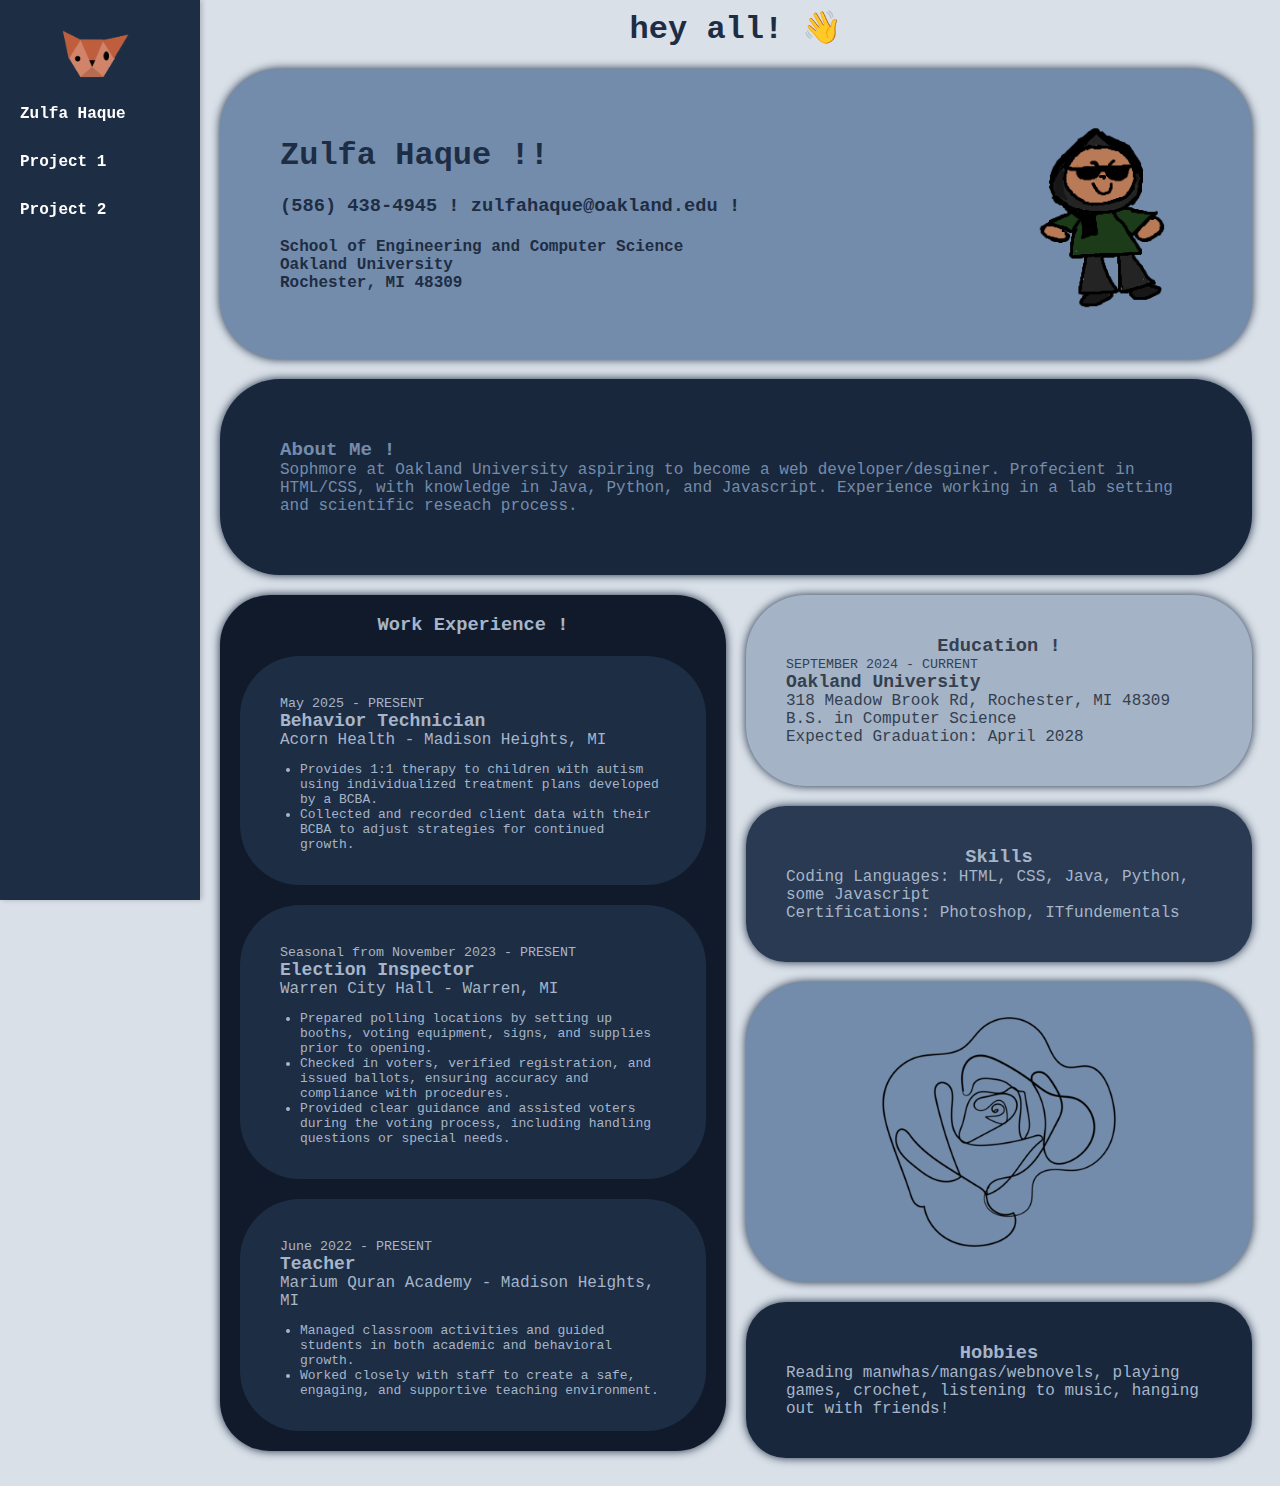
<file: index.html>
<html>
<head>
    <meta charset="UTF-8">
    <meta name="viewport" content="width=device-width, initial-scale=1.0">
    <link rel="stylesheet"  type="text/css" href="css.css" />
    <link rel="icon" type="image/x-icon" href="images/my_logo.png">
    <title>Zulfa Haque</title>
</head>
<!--width <900 change format?-->
<body>
    <header>
        <h1>hey all! 👋</h1>
    </header>
    <nav>
        <img src="images/my_logo.png" style="width: 130px; padding-left: 60px;">
        <a href="index.html">Zulfa Haque</a>
        <a href="project1.html">Project 1</a>
        <a href="project2.html">Project 2</a>
    </nav>
    <main>
        <div class="top">
            <div>
                <h1>Zulfa Haque !!</h1>
                <h3>(586) 438-4945 ! zulfahaque@oakland.edu !</h3>
                <h4>School of Engineering and Computer Science</br>
                    Oakland University</br>
                    Rochester, MI 48309</h4>
            </div>
            <img src="images/imgPlaceholder.png" style="width: 230px; float: right; padding: 01%; border-radius: 80px;">
        </div>

        <div id="aboutMe">
            <h3 style="margin: 0; font-size: larger;">About Me !</h3>
            <p>Sophmore at Oakland University aspiring to become a web developer/desginer. 
                Profecient in HTML/CSS, with knowledge in Java, Python, and Javascript.
                Experience working in a lab setting and scientific reseach process. 
            </p>
        </div>

        <div id="indexBody">
            <div id="indexWork">
                    <h3 style="text-align: center; color: #A6B5C9;">Work Experience !</h3>
                <div class="experience">
                    <p style="font-size: smaller;">May 2025 - PRESENT</p>
                    <p style="font-weight: bold; font-size: large;">Behavior Technician</p>
                    <p>Acorn Health - Madison Heights, MI</p>
                    <ul>
                        <li>Provides 1:1 therapy to children with autism using individualized treatment plans developed by a BCBA.</li>
                        <li>Collected and recorded client data with their BCBA to adjust strategies for continued growth.</li>
                    </ul>
                </div>
                <div class="experience">
                    <p style="font-size: smaller;">Seasonal from November 2023 - PRESENT</p>
                    <p style="font-weight: bold; font-size: large;">Election Inspector</p>
                    <p>Warren City Hall - Warren, MI</p>
                    <ul>
                        <li>Prepared polling locations by setting up booths, voting equipment, signs, and supplies prior to opening.</li>
                        <li>Checked in voters, verified registration, and issued ballots, ensuring accuracy and compliance with procedures.</li>
                        <li>Provided clear guidance and assisted voters during the voting process, including handling questions or special needs.</li>
                    </ul>
                </div>
                <div class="experience">
                    <p style="font-size: smaller;">June 2022 - PRESENT</p>
                    <p style="font-weight: bold; font-size: large;">Teacher</p>
                    <p>Marium Quran Academy - Madison Heights, MI</p>
                    <ul>
                        <li>Managed classroom activities and guided students in both academic and behavioral growth.</li>
                        <li>Worked closely with staff to create a safe, engaging, and supportive teaching environment.</li>
                    </ul>
                </div>
            </div>

            <div id="indexRight">
                <div id="education">
                    <h3 style="text-align: center; margin: 0;">Education !</h3>
                    <p style="font-size: smaller;">SEPTEMBER  2024 - CURRENT</p>
                    <p style="font-weight: bold; font-size: large;">Oakland University</p>
                    <p>318 Meadow Brook Rd, Rochester, MI 48309</p>
                    <p>B.S. in Computer Science</br>
                    Expected Graduation: April 2028</p>          
                </div>

                <div id="skills">
                    <h3 style="text-align: center; margin: 0;">Skills</h3>
                    <p>Coding Languages: HTML, CSS, Java, Python, some Javascript</p>
                    <p>Certifications: Photoshop, ITfundementals</p>
                </div>

                <div id="indexImg">
                    <img src="images/flower-drawing.png" style="height: 300px;">
                </div>

                <div id="hobbies">
                    <h3 style="text-align: center; margin: 0;">Hobbies</h3>
                    <p>Reading manwhas/mangas/webnovels, playing games, crochet, listening to music, hanging out with friends!</p>
                </div>
            </div>
        </div>
    </main>
</body>
</html>
</file>
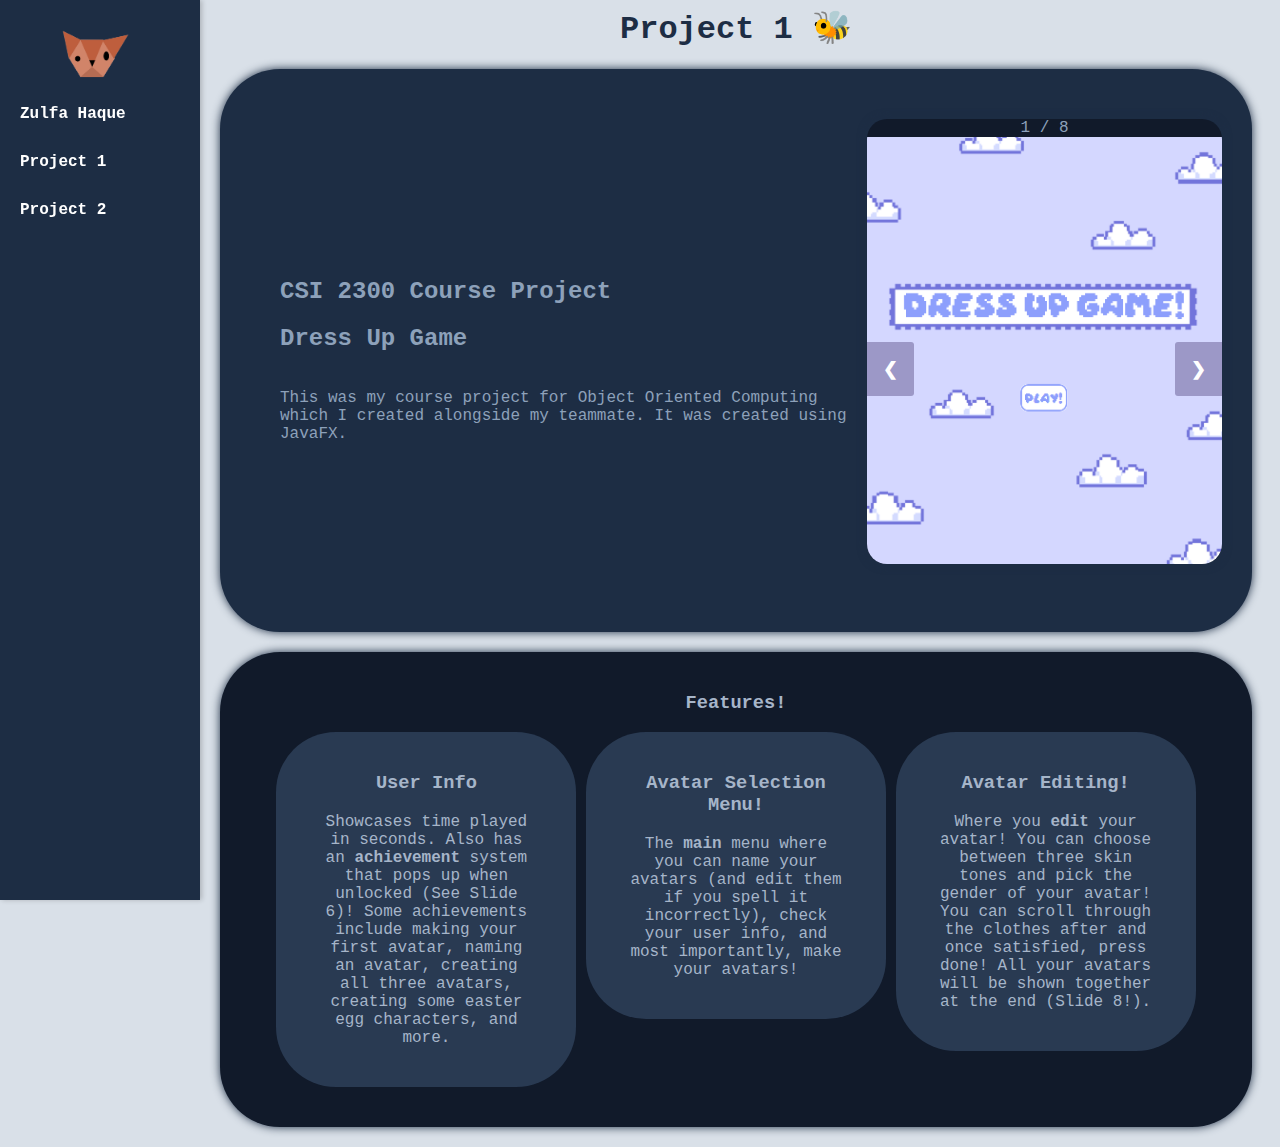
<file: project1.html>
<html>
    <head>
        <meta charset="UTF-8">
        <meta name="viewport" content="width=device-width, initial-scale=1.0">
        <link rel="stylesheet"  type="text/css" href="css.css" />
        <link rel="icon" type="image/x-icon" href="images/my_logo.png">
        <title>Project 1</title>
    </head>
    
    <style>
        img {vertical-align: middle;}
        h3{margin-top: 0;}
    </style>
    
    <nav>
        <img src="images/my_logo.png" style="width: 130px; padding-left: 60px;">
        <a href="index.html">Zulfa Haque</a>
        <a href="project1.html">Project 1</a>
        <a href="project2.html">Project 2</a>
    </nav>

    <body>
        <header>
            <h1>Project 1 🐝</h1>
        </header>

        <div class="top" style="background-color: #1D2D44; color: #8DA1BA;">
            <div style="padding-right: 20px;">
                <h2>CSI 2300 Course Project</h2>
                <h2>Dress Up Game</h2>
                </br>
                <p>This was my course project for Object Oriented Computing which I created alongside my teammate.
                    It was created using JavaFX.
                </p>                
            </div>
            <div>
                <!--slideshow stuff was from w3schools. i adjusted to fit.-->
                    <div class="slideshow-container">
        
                    <div class="mySlides fade">
                      <div class="numbertext">1 / 8</div>
                      <img src="images/dressUpGame/page1.png" style="width:100%">
                    </div>
        
                    <div class="mySlides fade">
                        <div class="numbertext">2 / 8</div>
                        <img src="images/dressUpGame/page2.png" style="width:100%">
                    </div>
        
                    <div class="mySlides fade">
                        <div class="numbertext">3 / 8</div>
                        <img src="images/dressUpGame/page3.png" style="width:100%">
                    </div>
        
                    <div class="mySlides fade">
                        <div class="numbertext">4 / 8</div>
                        <img src="images/dressUpGame/page4.png" style="width:100%">
                    </div>
        
                    <div class="mySlides fade">
                        <div class="numbertext">5 / 8</div>
                        <img src="images/dressUpGame/page4.5.png" style="width:100%">
                    </div>

                    <div class="mySlides fade">
                        <div class="numbertext">6 / 8</div>
                        <img src="images/dressUpGame/page3.5.png" style="width:100%">
                    </div>

                    <div class="mySlides fade">
                        <div class="numbertext">7 / 8</div>
                        <img src="images/dressUpGame/page5.png" style="width:100%">
                    </div>
        
                    <div class="mySlides fade">
                        <div class="numbertext">8 / 8</div>
                        <img src="images/dressUpGame/page6.png" style="width:100%">
                    </div>
        
                    
                    <a class="prev" onclick="plusSlides(-1)">❮</a>
                    <a class="next" onclick="plusSlides(1)">❯</a>
                    
                    </div>
                    <br>
            </div>         
        </div>
        
        <div id="featuresBlock">
            <h3 style="text-align: center;">Features!</h3>
            <div style="text-align: center;">
            <div class="features">
                <h3 style="text-align: center;">User Info</h3>
                <p>Showcases time played in seconds. 
                    Also has an <b>achievement</b> system that pops up when unlocked (See Slide 6)!
                     Some achievements include making your first avatar, naming an avatar, 
                     creating all three avatars, creating some easter egg characters, and more.</p>
            </div>
            <div class="features">
                <h3 style="text-align: center;">Avatar Selection Menu!</h3>
                <p>The <b>main</b> menu where you can name your avatars (and edit them if you 
                    spell it incorrectly), check your user info, and most importantly, 
                    make your avatars!</p>
            </div>
            <div class="features">
                <h3 style="text-align: center;">Avatar Editing!</h3>
                <p>Where you <b>edit</b> your avatar! You can choose between three skin tones and pick the 
                    gender of your avatar! You can scroll through the clothes after and once satisfied, 
                    press done! All your avatars will be shown together at the end (Slide 8!).</p>
            </div>
            </div>            
        </div>

        
 

        <script>
        //This script was from w3schools
        let slideIndex = 1;
        showSlides(slideIndex);
        
        function plusSlides(n) {
            showSlides(slideIndex += n);
        }
        
        function currentSlide(n) {
            showSlides(slideIndex = n);
        }
        
        function showSlides(n) {
            let i;
            let slides = document.getElementsByClassName("mySlides");
            let dots = document.getElementsByClassName("dot");
            if (n > slides.length) {slideIndex = 1}    
            if (n < 1) {slideIndex = slides.length}
            for (i = 0; i < slides.length; i++) {
            slides[i].style.display = "none";  
            }
            for (i = 0; i < dots.length; i++) {
            dots[i].className = dots[i].className.replace(" active", "");
            }
            slides[slideIndex-1].style.display = "block";  
            dots[slideIndex-1].className += " active";
        }
        </script>
    </body>
</html>
</file>
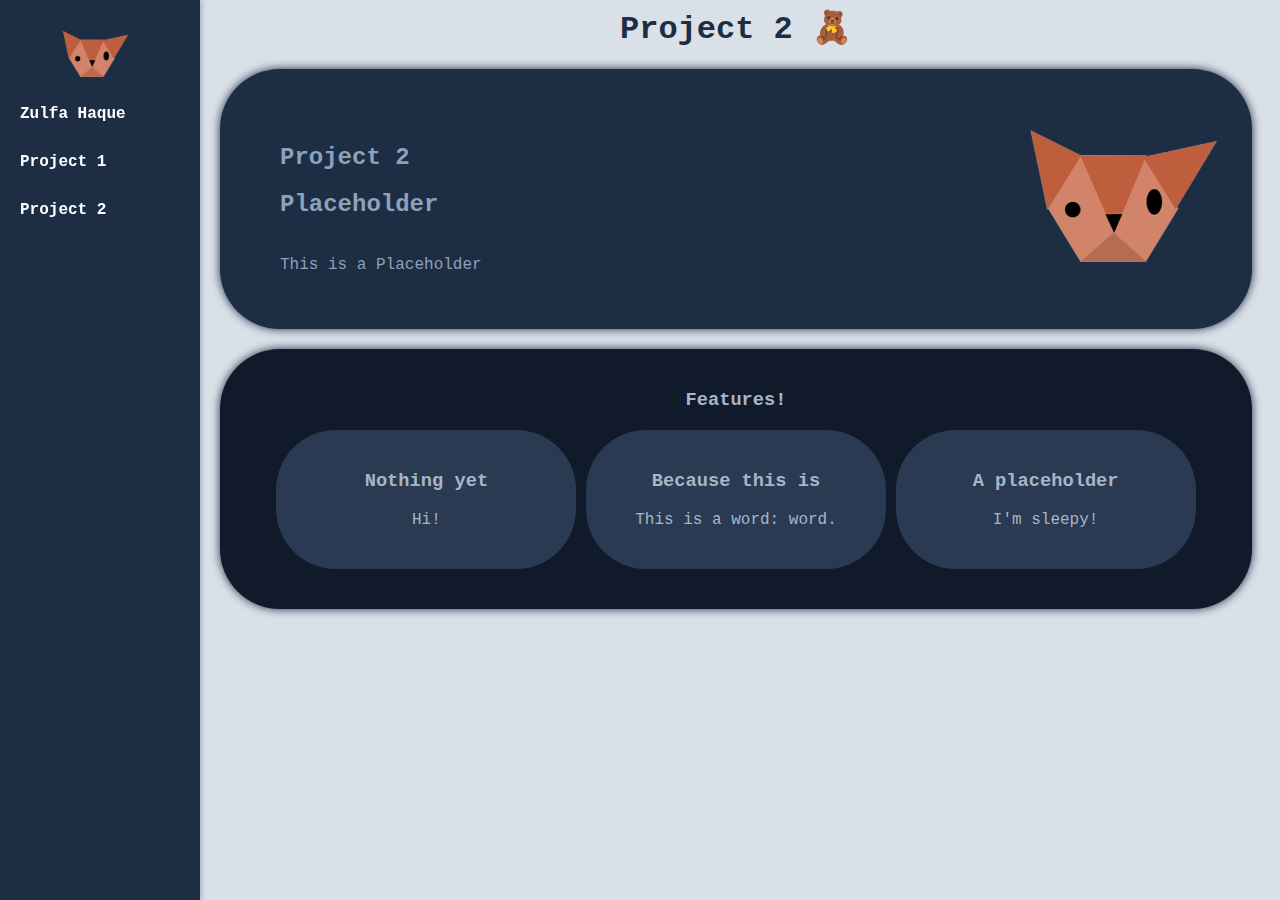
<file: project2.html>
<html>
    <head>
        <meta charset="UTF-8">
        <meta name="viewport" content="width=device-width, initial-scale=1.0">
        <link rel="stylesheet"  type="text/css" href="css.css" />
        <link rel="icon" type="image/x-icon" href="images/my_logo.png">
        <title>Project 2</title>
    </head>

    <style>
        img {vertical-align: middle;}
        h3{margin-top: 0;}
    </style>

    <nav>
        <img src="images/my_logo.png" style="width: 130px; padding-left: 60px;">
        <a href="index.html">Zulfa Haque</a>
        <a href="project1.html">Project 1</a>
        <a href="project2.html">Project 2</a>
    </nav>

    <body>
        <header>
            <h1>Project 2 🧸</h1>
        </header>

        <div class="top" style="background-color: #1D2D44; color: #8DA1BA;">
            <div style="padding-right: 20px;">
                <h2>Project 2</h2>
                <h2>Placeholder</h2>
                </br>
                <p>This is a Placeholder</p>                
            </div>
            <img src="images/my_logo.png" style="width: 200px;">
            </div>         
        </div>
        
        <div id="featuresBlock">
            <h3 style="text-align: center;">Features!</h3>
            <div style="text-align: center;">
            <div class="features">
                <h3 style="text-align: center;">Nothing yet</h3>
                <p>Hi!</p>
            </div>
            <div class="features">
                <h3 style="text-align: center;">Because this is</h3>
                <p>This is a word: word.</p>
            </div>
            <div class="features">
                <h3 style="text-align: center;">A placeholder</h3>
                <p>I'm sleepy!</p>
            </div>
            </div>            
        </div>
    </body>
</html>
</file>
<file: css.css>
header{
    text-align: center;
    font-family: 'Courier New', Courier, monospace;
}

main{
    width: 100%;
    font-family: 'Courier New', Courier, monospace;
}

body{
    font-family: 'Courier New', Courier, monospace;
    overflow: visible;
    color: #1d2d44;
    background-color: #D9E0E8;
    margin-left: 200px;
}

nav {
    position: fixed;           /* Fixes the navbar on the side of the screen */
    top: 0;                    /* Align it to the top of the screen */
    left: 0;                   /* Align it to the left edge */
    width: 200px;              
    height: 100%;              
    background-color: #1D2D44; 
    padding-top: 20px;         
    font-weight: bold;         
    box-shadow: 2px 0 5px rgba(0,0,0,0.2);
}


nav a {
    display: block;            /* Make links block-level so they take up the whole width */
    padding: 15px 20px;        
    text-align: left;          
    color: #FFFFFF;             
    text-decoration: none;     
    font-family: 'Courier New', Courier, monospace;
    transition: background-color 0.6s;
}

nav a:hover{
    background-color: #748CAB;
}

#aboutMe{
    background-color: #19273C;
    color: #748cab;
    padding: 60px;
    box-shadow: 0px 0px 10px 0px #1D2D44;
    border-radius: 60px;
    margin: 20px 20px 0px 20px;
    font-size: medium;
}

.top{
    background-color: #748cab;
    border-radius: 60px;
    margin: 20px 20px 20px 20px;
    padding: 30px 30px 30px 60px;
    display: flex;              
    align-items: center;       
    justify-content: space-between; /* Space out the content horizontally */
    box-shadow: 0px 0px 10px 0px #1D2D44;
}

.experience{
    background-color: #1D2D44;
    color: #A6B5C9;
    padding: 40px 40px 20px 40px;
    border-radius: 60px;
    margin: 20px;
}

#education{
    background-color: #a4b3c6;
    color: #344050;
    padding: 40px;
    box-shadow: 0px 0px 10px 0px #1D2D44;
    border-radius: 60px;
    width: 100%;
}

 p{
    margin: 0;
 }

#indexBody{
    display: flex;
    gap: 20px;         
    align-items: flex-start; 
 }

#indexWork{
    background-color: #111A2A;
    border-radius: 50px;
    margin: 20px 0 20px 20px;
    box-shadow: 0px 0px 10px 0px #1D2D44;
    flex: 1;           /* take up half the space */
    min-width: 0;      /* prevent overflow */
}

#indexRight{
    flex: 1;           
    min-width: 0;
    margin: 20px 20px 20px 0;
    display: flex;
    flex-direction: column;
    gap: 20px;
}

#indexImg{
    background-color: #748cab;
    box-shadow: 0px 0px 10px 0px #1D2D44;
    border-radius: 60px;
    text-align: center;
    display: flex;
    align-items: center;
    justify-content: center;
}

#skills{
    background-color: #293a52;
    color: #A6B5C9;
    border-radius: 40px;
    padding: 40px;
    box-shadow: 0px 0px 10px 0px #1D2D44;
}

#hobbies{
    background-color: #19273C;
    color: #A6B5C9;
    border-radius: 40px;
    padding: 40px;
    box-shadow: 0px 0px 10px 0px #1D2D44;
}

ul{
    padding-left: 20px; 
    font-size: small;
}

li{
    padding-bottom: 0;
}

.features{
    display: inline-block;
    vertical-align: top;
    background-color: #293a52;
    color: #A6B5C9;
    padding: 40px;
    border-radius: 60px;
    font-size: medium;
    width: 300px;
}
#featuresBlock{
    background-color: #111A2A;
    color: #A6B5C9;
    padding: 40px;
    box-shadow: 0px 0px 10px 0px #1D2D44;
    border-radius: 60px;
    margin: 20px;
}

* {
    box-sizing: border-box;
}

.slideshow-container {
    margin: 20px auto;
    position: relative;
    border-radius: 20px;
    overflow: hidden;
    background-color: #111A2A;
    box-shadow: 0px 0px 10px 0px #1D2D44;
}

.mySlides img {
    width: 100%;
    height: auto;   /* ensures images scale properly */
    display: block;
}

.prev, .next {
    cursor: pointer;
    position: absolute;
    top: 50%;
    padding: 16px;
    color: white;
    font-weight: bold;
    font-size: 18px;
    user-select: none;
    border-radius: 3px;
    transition: 0.3s ease;
    background-color: rgba(68, 55, 110, 0.388); 
}

.prev {
    left: 0;
    border-radius: 0 3px 3px 0;
}
.next {
    right: 0;
    border-radius: 3px 0 0 3px;
}

.prev:hover, .next:hover {
    background-color: rgba(68, 55, 110, 0.61);
}


.fade {
    animation-name: fade;
    animation-duration: 1s;
}

.numbertext {
    text-align: center;
}

@keyframes fade {
    from {opacity: 0.4;}
    to {opacity: 1;}
}
</file>
